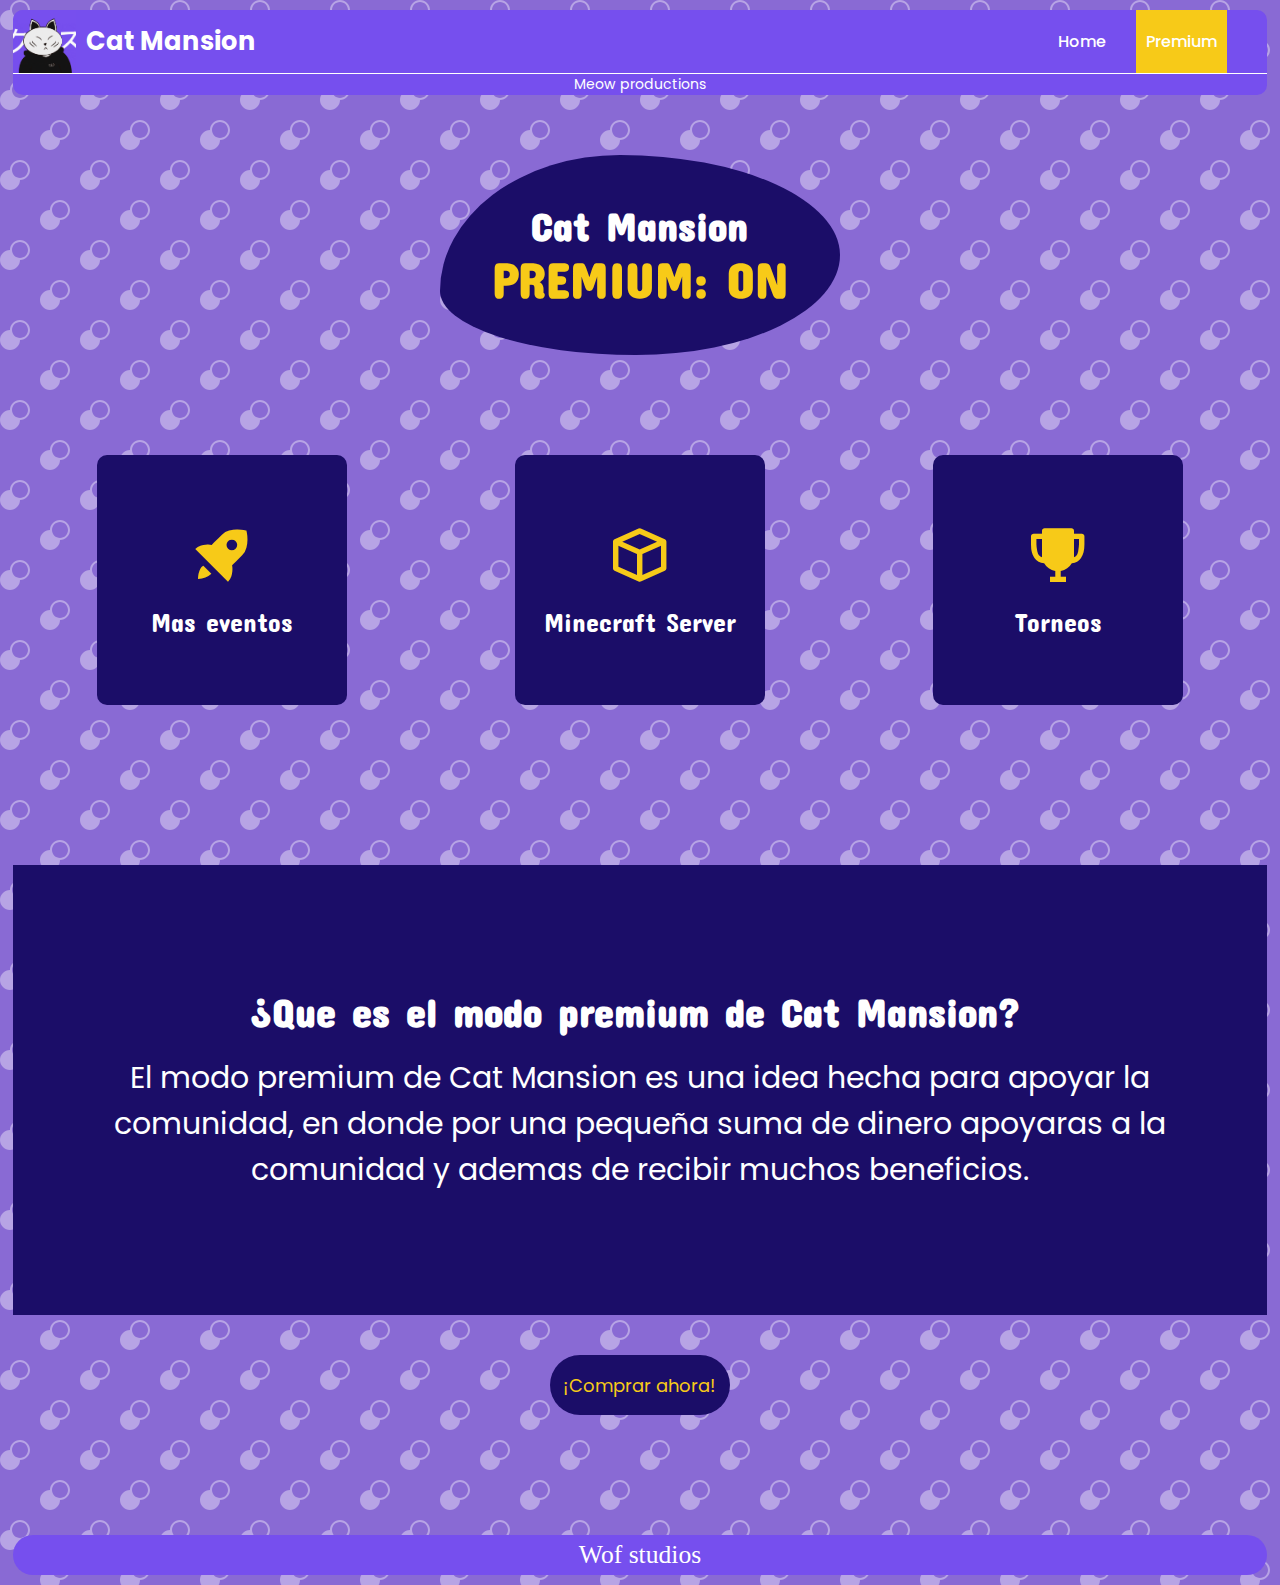
<file: pages/premium.html>
<!DOCTYPE html>
<html lang="en">
<head>
    <meta charset="UTF-8">
    <meta http-equiv="X-UA-Compatible" content="IE=edge">
    <meta name="viewport" content="width=device-width, initial-scale=1.0">
    <title>Cat Mansion: Premium</title>
    <link rel="stylesheet" href="../css/style.css">
    <link rel="stylesheet" href="../css/premium.css">
    <link href='https://unpkg.com/boxicons@2.1.4/css/boxicons.min.css' rel='stylesheet'>
</head>
<body>
    <div class="container">

        <header class="header">
            <nav class="header__nav">
                
                <div class="header__logo">
                    <a href="/index.html" class="header__link">
                        <img src="/recursos/cat_mansion.png" class="header__img">
                        <h2 class="header__title">Cat Mansion</h2>
                    </a>
                </div>

                <ul class="header__list ">

                    <li class="header__item">
                        <a href="/index.html" class="header__link">   
                            Home
                        </a>
                    </li>

                    <li class="header__item header__item-right">
                        <a href="/pages/premium.html" class="header__link header__link-gold">   
                            Premium
                        </a>
                    </li>

                    <li class="header__item-mobile">
                        <a href="#" class="header__link">
                            <i class='bx bx-list-ul'></i>
                        </a>
                        
                    </li>
                </ul>

            </nav>

            <div class="header__lowerThird">
                <p class="header__title">Meow productions</p>
            </div>
        </header>

        <div class="blop">
            <h1 class="blop__subtitle">Cat Mansion</h1>
            <h2 class="blop__title">PREMIUM: ON</h2>
        </div>

        <section class="char">

            <div class="char__item">
                <i class='char__icon bx bxs-rocket'></i>
                <p class="char__paragraph">Mas eventos</p>
            </div>
            
            <div class="char__item">
                <i class='char__icon bx bx-cube'></i>
                <p class="char__paragraph">Minecraft Server</p>
            </div>

            <div class="char__item">
                <i class=' char__icon bx bxs-trophy'></i>
                <p class="char__paragraph">Torneos</p>
            </div>

        </section>

        <section class="sectionEXP">

            <h1 class="sectionEXP__title">¿Que es el modo premium de Cat Mansion?</h1>

            <p class="sectionEXP__paragraph">
                El modo premium de Cat Mansion es una idea hecha 
                para apoyar la comunidad, en donde por una pequeña
                suma de dinero apoyaras a la comunidad y ademas 
                de recibir muchos beneficios.  
            </p>
    
        </section>

        <a href="#" class="btn">
                <p>¡Comprar ahora!</p>
        </a>

        <footer class="footer">
            <p class="footer__title">Wof studios</p>
        </footer>


    </div>

</body>
</html>
</file>
<file: css/style.css>
@import url('https://fonts.googleapis.com/css2?family=Poppins:wght@300;400;500;600;700&display=swap');

:root {
    --morado: #764fee;
    --fondo: #896ad4;

    /** Fonts **/
    --poppins: 'Poppins', sans-serif;

    --font-small: 0.877rem;
    --font-medium: 1rem;
    --font-big: 1.6rem;

    --icon: 4rem;
}

* {
    margin: 0;
    padding: 0;
    box-sizing: border-box;
}


body {
    background-color: var(--fondo);
    background-image: url("data:image/svg+xml,%3Csvg width='80' height='80' viewBox='0 0 80 80' xmlns='http://www.w3.org/2000/svg'%3E%3Cg fill='none' fill-rule='evenodd'%3E%3Cg fill='%23ffffff' fill-opacity='0.39'%3E%3Cpath d='M50 50c0-5.523 4.477-10 10-10s10 4.477 10 10-4.477 10-10 10c0 5.523-4.477 10-10 10s-10-4.477-10-10 4.477-10 10-10zM10 10c0-5.523 4.477-10 10-10s10 4.477 10 10-4.477 10-10 10c0 5.523-4.477 10-10 10S0 25.523 0 20s4.477-10 10-10zm10 8c4.418 0 8-3.582 8-8s-3.582-8-8-8-8 3.582-8 8 3.582 8 8 8zm40 40c4.418 0 8-3.582 8-8s-3.582-8-8-8-8 3.582-8 8 3.582 8 8 8z' /%3E%3C/g%3E%3C/g%3E%3C/svg%3E");
}


.container {
    width:98%;
    margin: 0 auto;
    max-width: 1400px;
    min-width: 350px;
}


/** Navegacion  **/
.header__nav {
    display: flex;
    justify-content: space-between;
    align-items: center;
    
    width: 100%;
    height: 64px;
    margin-top: 10px;
    border-radius: 10px 10px 0 0;

    font-family: var(--poppins);
    font-size: var(--font-medium);

    background: var(--morado);
    border-bottom: 1px white solid;

    overflow: hidden;
}

.header__nav .header__link {
    color: #fff;
}

.header__logo,
.header__logo .header__link,
.header__logo .header__img {
    display: flex;
    align-items: center;
    height: 100%;
    text-decoration: none;
}


.header__logo .header__title {
    font-size: var(--font-big);
    padding-left: 10px;
}

.header__list {
    display: flex;
    align-items: center;
    list-style: none;
}

.header__item-mobile {
    display: none;
}

.header__item .header__link {
    display: block;
    margin: 0 10px;
    padding: 100% 10px;
    font-family: var(--font-small);
    font-weight: 500;
    text-decoration: none;
}

.header__item-right {
    margin-right: 30px;
}

.header__link-gold {
    background-color: #f7ca18;
}

.header__item .header__link:hover {
    background-color: #442c77;
    opacity: .9;
}

.header__item .header__link-gold:hover {
    background-color: #f7ca18;
    opacity: .95;
}


/** Lower Third **/
.header__lowerThird {
    background-color: var(--morado);
    text-align: center;
    
    font-family:var(--poppins);
    font-size: var(--font-small);
    
    border-radius: 0 0 10px 10px;
    color: #fff;
    overflow: hidden;

    width: 100%;
    max-width: 1400px;

    margin-bottom: 60px;
}

.header__lowerThird .header__title {
    animation: move 8s linear infinite;
}


/** Encabezado **/

.header__banner {
    display: flex;
    width: 100%;
    height: 400px;

    margin-bottom: 80px;
    padding-bottom: 60px;
    
    align-items: end;    

    background: url(../recursos/estacion.jpg) center;
    border-radius: 10px;    
}

.header__banner .background {
    display: flex;
    flex-direction: column;
    align-items: center;
    justify-content: center;

    width: 100%;
    height: 200px;


    font-family: var(--poppins);
    background-color:rgba(120, 37, 159, 0.35);
}

.header__banner .header__title {
    color: #fff;

    font-size: var(--font-big);
    font-weight: 700;
}

.header__banner .header__paragraph {
    color: #fff;
    width: 70%;

    text-align: center;
    font-size: var(--font-medium);
    font-weight: 300;
    letter-spacing: 1.2px;

    margin-bottom: 5px;
}

.header__banner .header__paragraph-gold {
    color: #f7ca18;
    font-size: 18px;
    font-weight: 500;
}

.cta-banner {
    display: flex;
    align-items: center;
    justify-content: center;
    
    text-decoration: none;

    width: 120px;
    height: 40px;
    border-radius: 30px;

    color: #fff;
    background-color: #7289DA;
}

.cta-banner:hover {
    opacity: .9;
}

/** characteristics **/

.characteristics {
    text-align: center;
    justify-content: center;

    width: 50%;
    margin: 0 auto;
    padding: 5px 0;
    margin-bottom: 50px;
    border-radius: 30px;


    background-color: #442c77;
    color: #fff;

    font-family: var(--poppins);
    font-size: var(--font-big);
}

.section_characteristics {
    display: flex;
    align-items: center;
    justify-content: space-around;
    background-color: var(--morado);
    
    margin-bottom: 80px;
    padding: 30px 0;
    border-radius: 10px;
}

.section__card {
    display: flex;
    flex-direction: column;
    align-items: center;
    justify-content: center;

    background-color: var(--morado);
    width: 180px;
    height: 200px;

    border-radius: 30px;
    border: 3px solid #fff;

}

.section__card:hover {
    transform: scale(1.06);
}

.section__card .section__title {
    font-size: var(--font-big);
    padding-bottom: 5px;
    color: #fff;
}

.bx {
    color: #fff;
    font-size: var(--icon);
}


/** Section **/

.section {
    display: flex;
    align-items: center;
    justify-content: space-between;

    width: 100%;
    margin-bottom: 100px;
    overflow: hidden;

    color: #fff;
    font-family: var(--poppins);

}


.section__left {
    display: flex;
    flex-direction: column;
    align-items: center;
    justify-content: center;

    width: 60%;

    background-color: var(--morado);
    border-radius: 10px;
}

.section__left .section__img {
    width: 50%;
    margin-bottom: 20px;
}

.section__left .section__list {
    align-items: center;
    list-style: circle;
}




/** cards **/

.card__list {
    display: flex;
    justify-content: space-between;

    margin-bottom: 100px;
    padding: 20px 0;

    background-color: var(--morado);

    width: 100%;
    overflow: hidden;
}

.card {
    display: flex;
    flex-direction: column;
    align-items: center;
    width: 300px;
    background-color: var(--morado);
    color: #fff;
    font-family: var(--poppins);
    text-align: center;
    margin: 0 30px;
    border-radius: 10px;
    border: 3px solid #fff;
}

.card__photo {
    padding: 10px;
    width:90%;
}

.card__img {
    width: 100%;
    border-radius: 10px;
}


/** footer **/

.footer {
    display: flex;
    justify-content: center;

    width: 100%;
    background-color: var(--morado);
    height: 40px;
    margin-bottom: 10px;
    border-radius: 30px;
}

.footer .footer__title {
    font-size: var(--font-big);
    padding: 5px;
    color: #fff;
}





@media (min-width: 350px) {
    :root {

        /** font **/

        --font-small: 0.877rem;
        --font-medium: .866rem;
        --font-big: 1.3rem;

        --icon: 3rem;
    }

    /** Navegacion **/

    .header__logo .header__title {
        display: none;
    }

    .header__item {
        display: none;
    }

    .header__item-mobile {
        display: block;
        padding-right: 10px;
    }

    .header__item-mobile .bx {
        font-size: var(--icon);
    }

    .header__lowerThird .header__title {
        animation: move 6s linear infinite
    }

    /** Banner **/

    .header__banner {
        height: 350px;
        margin-bottom: 60px;
    }

    .header__banner .background {
        height: 250px;

    }

    .header__banner .header__title {
        width: 80%;
        text-align: center;
        margin-bottom: 5px;

    }

    /** Caracteristicas **/

    .section_characteristics {
        display: flex;
        flex-direction: column;
        
        margin: 0 auto;
        margin-bottom: 30px;
        width: 60%;
    }

    .section_characteristics .section__card {
        margin-bottom: 20px;
        
        width: 160px;
        height: 160px;
    }


    /** section **/

    .section {
        flex-direction: column;
    }

    .section__left {
        width: 100%;
        height: 300px;
        margin-bottom: 40px;
    }

    .section__right {
        display: flex;
        justify-content: center;
    }

    .card__list {
        display: none;
    }


}

@media (min-width: 435px) {
    .header__logo .header__title {
        display: block;
    }
}

@media (min-width: 680px) {
    .header__logo .header__title {
        display: block;
    }

    .header__item {
        display: block;
    }

    .header__nav .header__item-mobile {
        display: none;
    }
}

@media (min-width: 720px) {
    :root {
        --font-small: .877rem;
        --font-medium: 1rem;
        --font-big: 1.6rem;
    
        --icon: 4rem;
    }

    .section_characteristics {
        flex-direction: row;
        width: 95%;
    }

    .section_characteristics .section__card {
        margin-bottom: 0px;
    }

    .section__left {
        height: 400px;
    }
}

@media (min-width: 900px) {

    .header__banner {
        height: 500px;
    }

    .section {
        flex-direction: row;
    }

    .section__left {
        width: 50%;
    }
}

@media (min-width: 1000px) {
    .section__left {
        width: 60%;
    }
}


@media (min-width: 1400px) {
    :root {
        --font-small: .922rem;
        --font-medium: 1.4rem;
        --font-big: 2rem;
    
        --icon: 4rem;
    }

    .header__banner {
        height: 600px;
    }
}




/** Animations **/

@keyframes move {
    0% {
        transform: translate(-200vh);
    
    }

    100% {
        transform: translate(400px);
    }
}
</file>
<file: css/premium.css>
@import url('https://fonts.googleapis.com/css2?family=Concert+One&family=Poppins:wght@300;400;500;600;700&display=swap');


:root {
    --morado: #764fee;
    --fondo: #896ad4;
    --dorado: #F7CA18;
    --azul: #1B0D68;

    /** Fonts **/
    --poppins: 'Poppins', sans-serif;
    --concert-one: 'Concert One', cursive;

    --font-small: 0.877rem;
    --font-medium: 1rem;
    --font-big: 1.6rem;

    --title: 55px ;
    --subtitle: 40px;
    --paragraph: 30px;
    

    --icon: 4rem;
}


.container {
    width:98%;
    margin: 0 auto;
    max-width: 1400px;
}




.blop {
    display: flex;
    flex-direction: column;
    align-items: center;
    justify-content: center;
    background-color: var(--azul);
    color: #fff;
    border-radius: 45% 55% 51% 49% / 68% 50% 50% 32%;

    width: 400px;
    height: 200px;
    margin: 0 auto;
    margin-bottom: 140px;
}

.blop__subtitle {
    font-family: var(--concert-one);
    font-size: var(--subtitle);
}

.blop__title {
    font-family: var(--concert-one);
    font-size: var(--title);
    color: var(--dorado);
}

.char {
    display: flex;
    justify-content: space-around;
    margin-bottom: 120px;
    width: 100%;
}

.char__item {
    display: flex;
    flex-direction: column;
    align-items: center;
    justify-content: center;


    width: 250px;
    height: 250px;
    border-radius: 10px;

    background-color: var(--azul);
    color: #fff;
    font-family: var(--concert-one);
    font-size: var(--font-big);
    text-align: center;
}

.char__item:hover {
    transform: scale(1.1)
}

.char__icon {
    margin-bottom: 20px;
    color: var(--dorado);
} 

.char__paragraph {
    padding: 0 10px;
}

.sectionEXP {
    display: flex;
    flex-direction: column;
    justify-content: center;
    align-items: center;

    width: 100%;
    height: 400px;
    background-color: var(--azul);

    margin-bottom: 40px;
}


.sectionEXP__title {
    font-family: var(--concert-one);
    font-size: var(--subtitle);
    color: #fff;
    padding-right: 10px;
    text-align: center;
    margin-bottom: 20px;
}

.sectionEXP__title-dorado {
    color: var(--dorado);
}

.sectionEXP__paragraph {
    font-family: var(--poppins);
    font-size: var(--paragraph) ;
    color: #fff;
    padding: 0 100px;
    text-align: center;
}

.btn {
    background-color: var(--azul);

    display: flex;
    justify-content: center;
    align-items: center;

    border-radius: 30px;
    width: 180px;
    height: 60px;

    font-family: var(--poppins);
    color: var(--dorado);
    font-size: 18px;
    text-decoration: none;

    margin: 0 auto;
    margin-bottom: 120px;
}

.btn:hover {
    opacity: 0.9;
}



/**
    responsive desing
**/

@media (min-width: 350px) {
    :root {
        --title: 40px ;
        --subtitle: 30px;
        --paragraph: 20px;
    }
    


    .blop {
        width: 300px;
        height: 200px;
        margin-bottom: 100px;
    }

    
    .char {
        display: flex;
        flex-direction: column;
        align-items: center;
    }

    .char__item {
        margin-bottom: 40px;
    }

    .sectionEXP {
        height: 450px;
    }

    .sectionEXP__paragraph {
        font-size: var(--paragraph);
        padding: 10px;
    }

}

@media (min-width: 680px) {
    .char {
        flex-direction: row;
    }

    .char__item {
        width: 200px;
    }
}

@media (min-width: 900px) {
    :root {
        --title: 50px ;
        --subtitle: 40px;
        --paragraph: 30px;
    }

    .blop {
        width: 400px;
    }

    .sectionEXP__paragraph {
        padding: 0 100px;
    }

}

@media (min-width: 1000px) {
    
    
    .char__item {
        width: 250px;
    }
}

@media (min-width: 1400px) {
    .sectionEXP__title {
        padding-bottom: 60px;
    }
}
</file>
